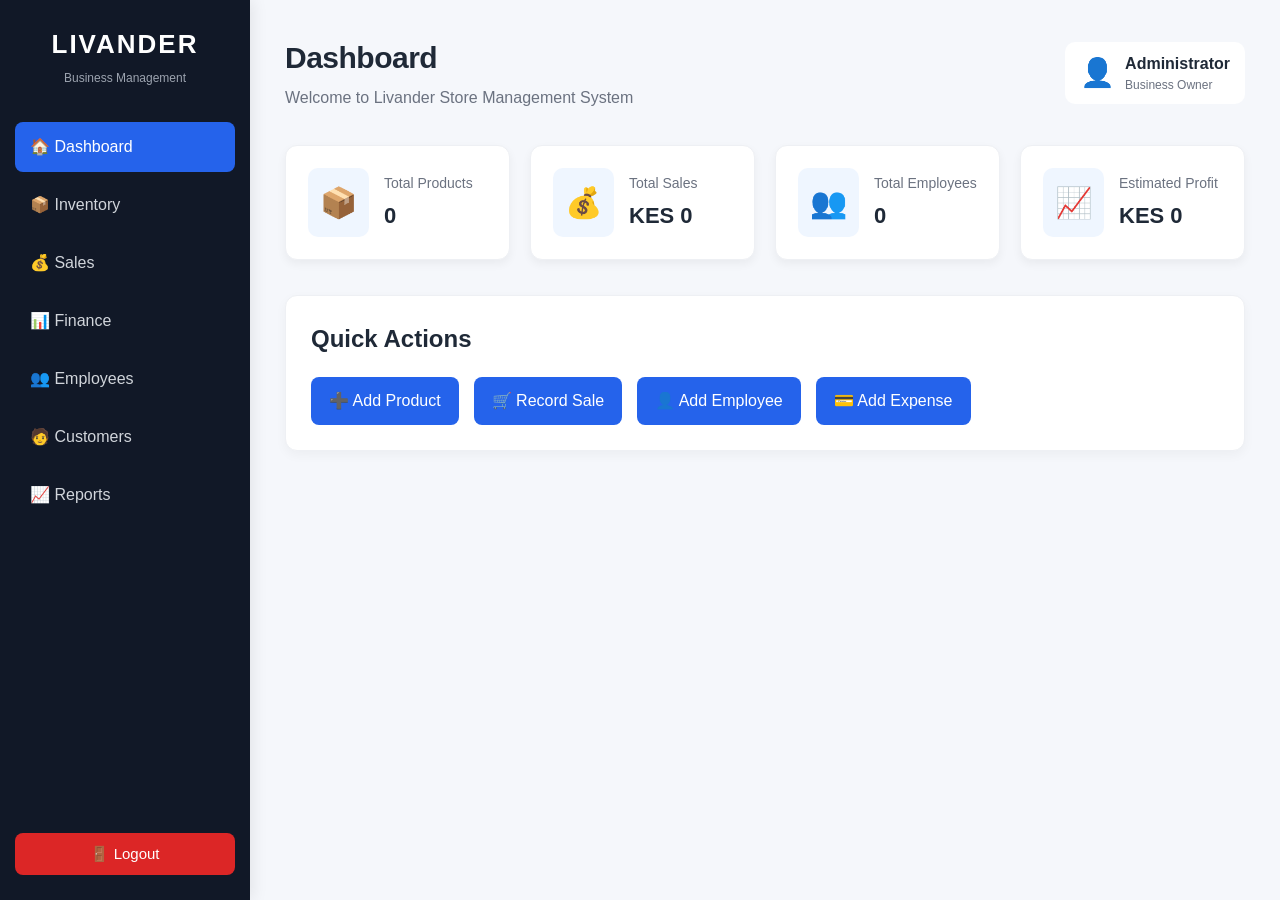
<file: index.html>
<!DOCTYPE html><html lang="en">
<head>
    <meta charset="UTF-8">
    <meta name="viewport" content="width=device-width, initial-scale=1.0">
    <title>Livander Store Management</title>
    <link rel="stylesheet" href="dashboard.css">
</head><body><div class="dashboard">

    <!-- Sidebar -->
    <aside class="sidebar">
        <h2 class="logo">LIVANDER</h2>
        <p class="logo-subtitle">Business Management</p>

        <nav>
            <a href="index.html" class="active">🏠 Dashboard</a>
            <a href="inventory.html">📦 Inventory</a>
            <a href="sales.html">💰 Sales</a>
            <a href="finance.html">📊 Finance</a>
            <a href="employees.html">👥 Employees</a>
            <a href="customers.html">🧑 Customers</a>
            <a href="reports.html">📈 Reports</a>
        </nav>

        <button class="logout-btn">🚪 Logout</button>
    </aside>

    <!-- Main Content -->
    <main class="main-content">

        <header class="top-header">
            <div>
                <h1>Dashboard</h1>
                <p>Welcome to Livander Store Management System</p>
            </div>

            <div class="admin-profile">
                <span>👤</span>
                <div>
                    <strong>Administrator</strong>
                    <p>Business Owner</p>
                </div>
            </div>
        </header>

        <!-- Statistics Cards -->
        <section class="stats-container">

            <div class="stat-card">
                <div class="stat-icon">📦</div>
                <div>
                    <p>Total Products</p>
                    <h2 id="total-products">0</h2>
                </div>
            </div>

            <div class="stat-card">
                <div class="stat-icon">💰</div>
                <div>
                    <p>Total Sales</p>
                    <h2 id="total-sales">KES 0</h2>
                </div>
            </div>

            <div class="stat-card">
                <div class="stat-icon">👥</div>
                <div>
                    <p>Total Employees</p>
                    <h2 id="total-employees">0</h2>
                </div>
            </div>

            <div class="stat-card">
                <div class="stat-icon">📈</div>
                <div>
                    <p>Estimated Profit</p>
                    <h2 id="total-profit">KES 0</h2>
                </div>
            </div>

        </section>

        <!-- Quick Actions -->
        <section class="quick-actions">
            <h2>Quick Actions</h2>

            <div class="action-buttons">
                <a href="inventory.html" class="action-btn">➕ Add Product</a>
                <a href="sales.html" class="action-btn">🛒 Record Sale</a>
                <a href="employees.html" class="action-btn">👤 Add Employee</a>
                <a href="finance.html" class="action-btn">💳 Add Expense</a>
            </div>
        </section>

    </main>

</div>

<script src="script.js"></script>

</body>
</html>
</file>
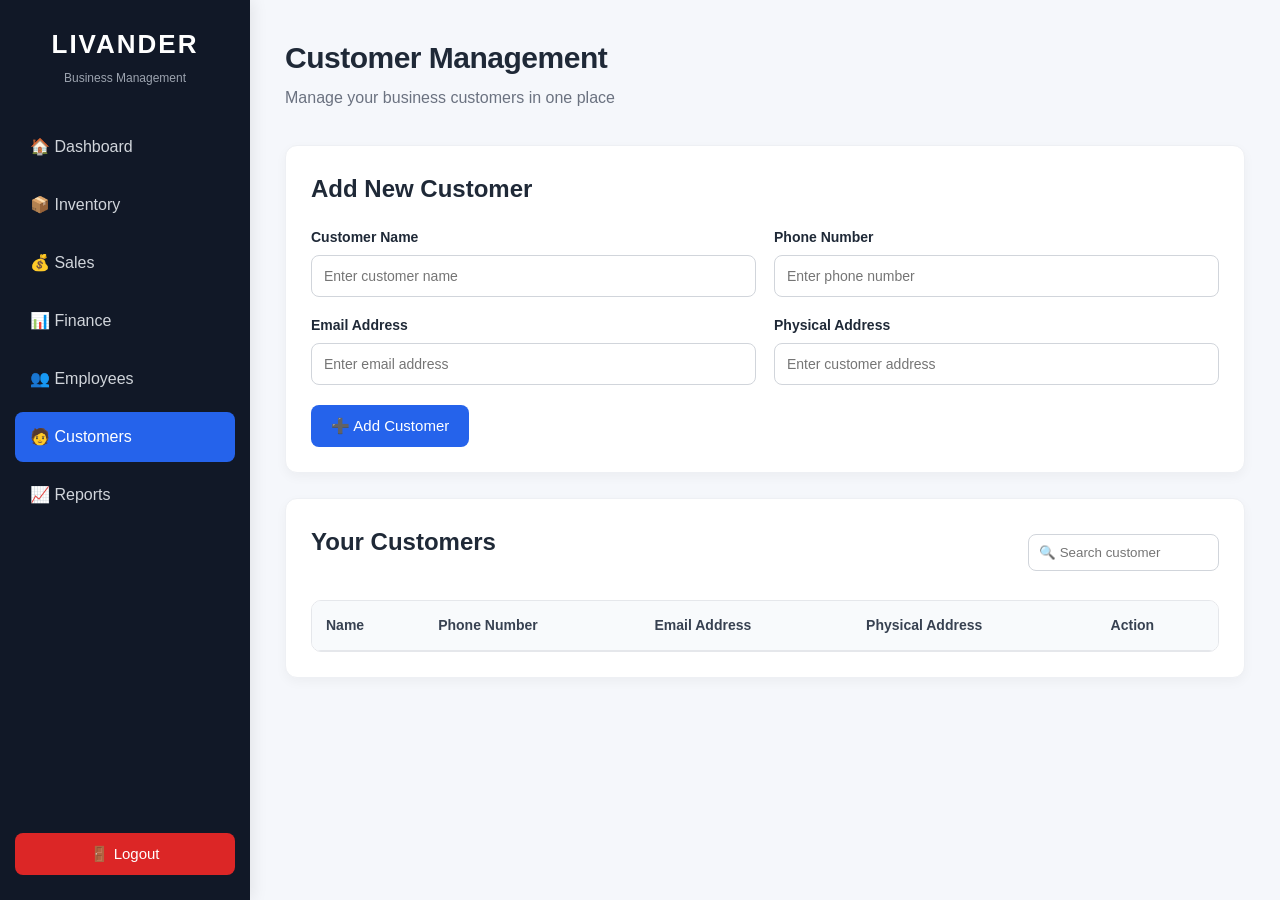
<file: customers.html>
<!DOCTYPE html><html lang="en">
<head>
    <meta charset="UTF-8">
    <meta name="viewport" content="width=device-width, initial-scale=1.0">
    <title>Customers | Livander Store</title>
    <link rel="stylesheet" href="dashboard.css">
</head><body><div class="dashboard">

    <!-- Sidebar -->
    <aside class="sidebar">
        <h2 class="logo">LIVANDER</h2>
        <p class="logo-subtitle">Business Management</p>

        <nav>
            <a href="index.html">🏠 Dashboard</a>
            <a href="inventory.html">📦 Inventory</a>
            <a href="sales.html">💰 Sales</a>
            <a href="finance.html">📊 Finance</a>
            <a href="employees.html">👥 Employees</a>
            <a href="customers.html" class="active">🧑 Customers</a>
            <a href="reports.html">📈 Reports</a>
        </nav>

        <button class="logout-btn">🚪 Logout</button>
    </aside>

    <!-- Main Content -->
    <main class="main-content">

        <header class="top-header">
            <div>
                <h1>Customer Management</h1>
                <p>Manage your business customers in one place</p>
            </div>
        </header>

        <!-- Add Customer -->
        <section class="form-section">
            <h2>Add New Customer</h2>

            <form id="customer-form">

                <div class="form-grid">

                    <div class="form-group">
                        <label>Customer Name</label>
                        <input type="text" id="customer-name" placeholder="Enter customer name" required>
                    </div>

                    <div class="form-group">
                        <label>Phone Number</label>
                        <input type="tel" id="customer-phone" placeholder="Enter phone number" required>
                    </div>

                    <div class="form-group">
                        <label>Email Address</label>
                        <input type="email" id="customer-email" placeholder="Enter email address">
                    </div>

                    <div class="form-group">
                        <label>Physical Address</label>
                        <input type="text" id="customer-address" placeholder="Enter customer address">
                    </div>

                </div>

                <button type="submit" class="primary-btn">
                    ➕ Add Customer
                </button>

            </form>
        </section>

        <!-- Customers Table -->
        <section class="table-section">

            <div class="section-header">
                <h2>Your Customers</h2>
                <input type="text" id="customer-search" placeholder="🔍 Search customer">
            </div>

            <div class="table-container">
                <table>

                    <thead>
                        <tr>
                            <th>Name</th>
                            <th>Phone Number</th>
                            <th>Email Address</th>
                            <th>Physical Address</th>
                            <th>Action</th>
                        </tr>
                    </thead>

                    <tbody id="customer-table-body">
                        <!-- Customers will appear here -->
                    </tbody>

                </table>
            </div>

        </section>

    </main>

</div>

<script src="script.js"></script>

</body>
</html>
</file>
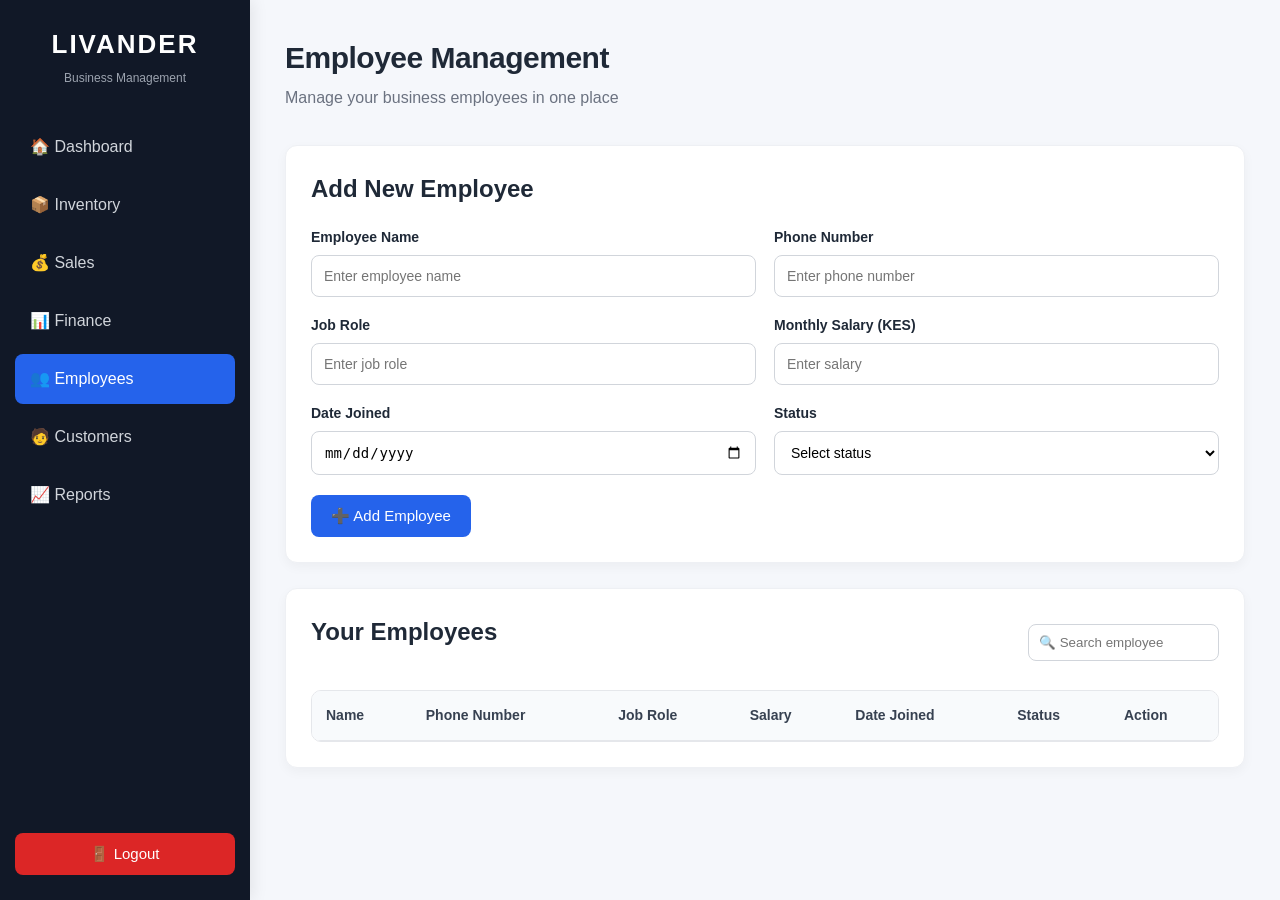
<file: employees.html>
<!DOCTYPE html><html lang="en">
<head>
    <meta charset="UTF-8">
    <meta name="viewport" content="width=device-width, initial-scale=1.0">
    <title>Employees | Livander Store</title>
    <link rel="stylesheet" href="dashboard.css">
</head><body><div class="dashboard">

    <!-- Sidebar -->
    <aside class="sidebar">
        <h2 class="logo">LIVANDER</h2>
        <p class="logo-subtitle">Business Management</p>

        <nav>
            <a href="index.html">🏠 Dashboard</a>
            <a href="inventory.html">📦 Inventory</a>
            <a href="sales.html">💰 Sales</a>
            <a href="finance.html">📊 Finance</a>
            <a href="employees.html" class="active">👥 Employees</a>
            <a href="customers.html">🧑 Customers</a>
            <a href="reports.html">📈 Reports</a>
        </nav>

        <button class="logout-btn">🚪 Logout</button>
    </aside>

    <!-- Main Content -->
    <main class="main-content">

        <header class="top-header">
            <div>
                <h1>Employee Management</h1>
                <p>Manage your business employees in one place</p>
            </div>
        </header>

        <!-- Add Employee -->
        <section class="form-section">
            <h2>Add New Employee</h2>

            <form id="employee-form">

                <div class="form-grid">

                    <div class="form-group">
                        <label>Employee Name</label>
                        <input type="text" id="employee-name" placeholder="Enter employee name" required>
                    </div>

                    <div class="form-group">
                        <label>Phone Number</label>
                        <input type="tel" id="employee-phone" placeholder="Enter phone number" required>
                    </div>

                    <div class="form-group">
                        <label>Job Role</label>
                        <input type="text" id="employee-role" placeholder="Enter job role" required>
                    </div>

                    <div class="form-group">
                        <label>Monthly Salary (KES)</label>
                        <input type="number" id="employee-salary" placeholder="Enter salary" required>
                    </div>

                    <div class="form-group">
                        <label>Date Joined</label>
                        <input type="date" id="employee-date" required>
                    </div>

                    <div class="form-group">
                        <label>Status</label>
                        <select id="employee-status" required>
                            <option value="">Select status</option>
                            <option value="Active">Active</option>
                            <option value="Inactive">Inactive</option>
                        </select>
                    </div>

                </div>

                <button type="submit" class="primary-btn">
                    ➕ Add Employee
                </button>

            </form>
        </section>

        <!-- Employees Table -->
        <section class="table-section">

            <div class="section-header">
                <h2>Your Employees</h2>
                <input type="text" id="employee-search" placeholder="🔍 Search employee">
            </div>

            <div class="table-container">
                <table>

                    <thead>
                        <tr>
                            <th>Name</th>
                            <th>Phone Number</th>
                            <th>Job Role</th>
                            <th>Salary</th>
                            <th>Date Joined</th>
                            <th>Status</th>
                            <th>Action</th>
                        </tr>
                    </thead>

                    <tbody id="employee-table-body">
                        <!-- Employees will appear here -->
                    </tbody>

                </table>
            </div>

        </section>

    </main>

</div>

<script src="script.js"></script>

</body>
</html>
</file>
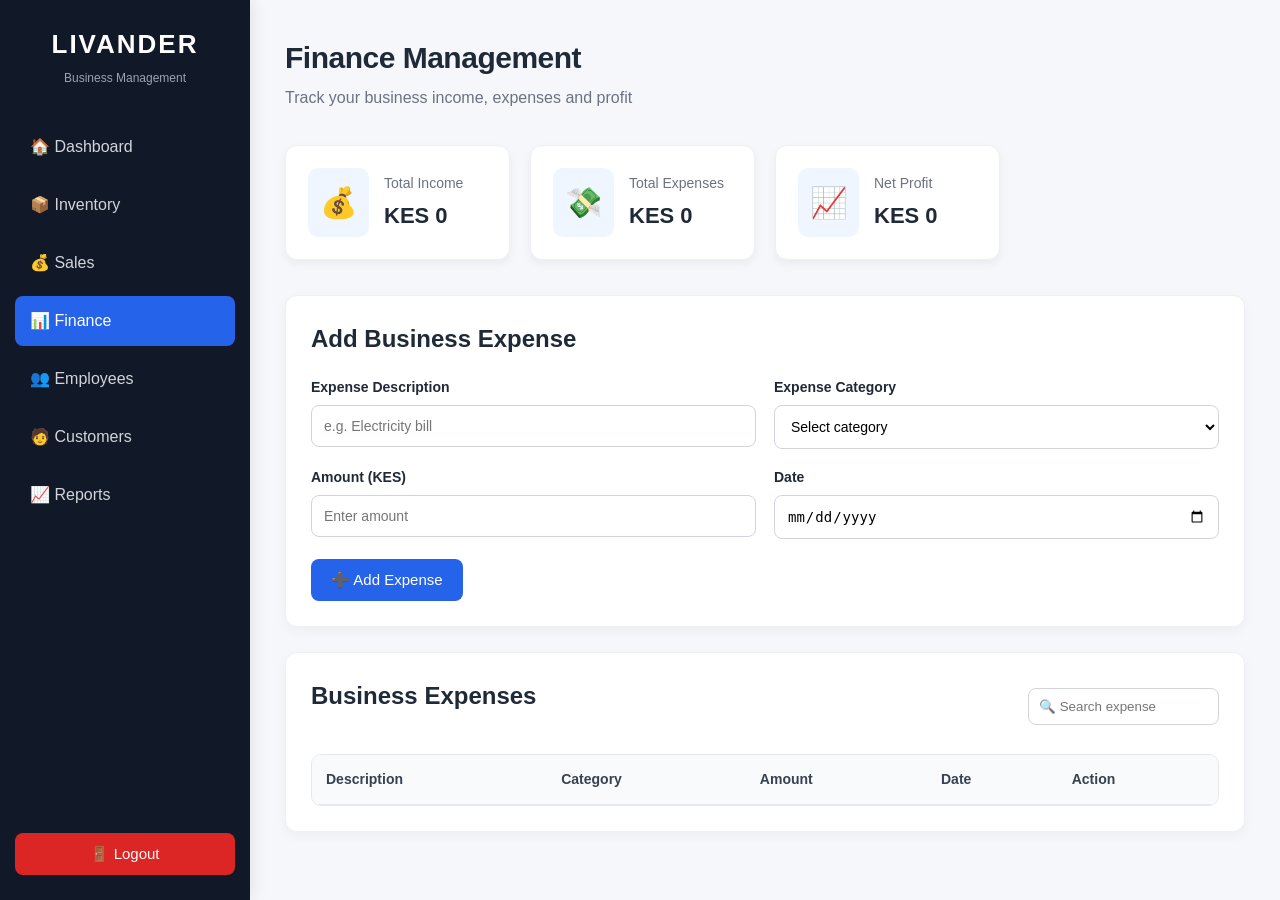
<file: finance.html>
<!DOCTYPE html><html lang="en">
<head>
    <meta charset="UTF-8">
    <meta name="viewport" content="width=device-width, initial-scale=1.0">
    <title>Finance | Livander Store</title>
    <link rel="stylesheet" href="dashboard.css">
</head><body><div class="dashboard">

    <!-- Sidebar -->
    <aside class="sidebar">
        <h2 class="logo">LIVANDER</h2>
        <p class="logo-subtitle">Business Management</p>

        <nav>
            <a href="index.html">🏠 Dashboard</a>
            <a href="inventory.html">📦 Inventory</a>
            <a href="sales.html">💰 Sales</a>
            <a href="finance.html" class="active">📊 Finance</a>
            <a href="employees.html">👥 Employees</a>
            <a href="customers.html">🧑 Customers</a>
            <a href="reports.html">📈 Reports</a>
        </nav>

        <button class="logout-btn">🚪 Logout</button>
    </aside>

    <!-- Main Content -->
    <main class="main-content">

        <header class="top-header">
            <div>
                <h1>Finance Management</h1>
                <p>Track your business income, expenses and profit</p>
            </div>
        </header>

        <!-- Financial Summary -->
        <section class="stats-container">

            <div class="stat-card">
                <div class="stat-icon">💰</div>
                <div>
                    <p>Total Income</p>
                    <h2 id="finance-income">KES 0</h2>
                </div>
            </div>

            <div class="stat-card">
                <div class="stat-icon">💸</div>
                <div>
                    <p>Total Expenses</p>
                    <h2 id="finance-expenses">KES 0</h2>
                </div>
            </div>

            <div class="stat-card">
                <div class="stat-icon">📈</div>
                <div>
                    <p>Net Profit</p>
                    <h2 id="finance-profit">KES 0</h2>
                </div>
            </div>

        </section>

        <!-- Add Expense -->
        <section class="form-section">

            <h2>Add Business Expense</h2>

            <form id="expense-form">

                <div class="form-grid">

                    <div class="form-group">
                        <label>Expense Description</label>
                        <input
                            type="text"
                            id="expense-description"
                            placeholder="e.g. Electricity bill"
                            required
                        >
                    </div>

                    <div class="form-group">
                        <label>Expense Category</label>
                        <select id="expense-category" required>
                            <option value="">Select category</option>
                            <option value="Rent">Rent</option>
                            <option value="Utilities">Utilities</option>
                            <option value="Salaries">Salaries</option>
                            <option value="Transport">Transport</option>
                            <option value="Stock">Stock</option>
                            <option value="Other">Other</option>
                        </select>
                    </div>

                    <div class="form-group">
                        <label>Amount (KES)</label>
                        <input
                            type="number"
                            id="expense-amount"
                            placeholder="Enter amount"
                            min="0"
                            required
                        >
                    </div>

                    <div class="form-group">
                        <label>Date</label>
                        <input
                            type="date"
                            id="expense-date"
                            required
                        >
                    </div>

                </div>

                <button type="submit" class="primary-btn">
                    ➕ Add Expense
                </button>

            </form>

        </section>

        <!-- Expenses Table -->
        <section class="table-section">

            <div class="section-header">
                <h2>Business Expenses</h2>
                <input
                    type="text"
                    id="expense-search"
                    placeholder="🔍 Search expense"
                >
            </div>

            <div class="table-container">

                <table>

                    <thead>
                        <tr>
                            <th>Description</th>
                            <th>Category</th>
                            <th>Amount</th>
                            <th>Date</th>
                            <th>Action</th>
                        </tr>
                    </thead>

                    <tbody id="expense-table-body">
                        <!-- Expenses will appear here -->
                    </tbody>

                </table>

            </div>

        </section>

    </main>

</div>

<script src="script.js"></script>

</body>
</html>
</file>
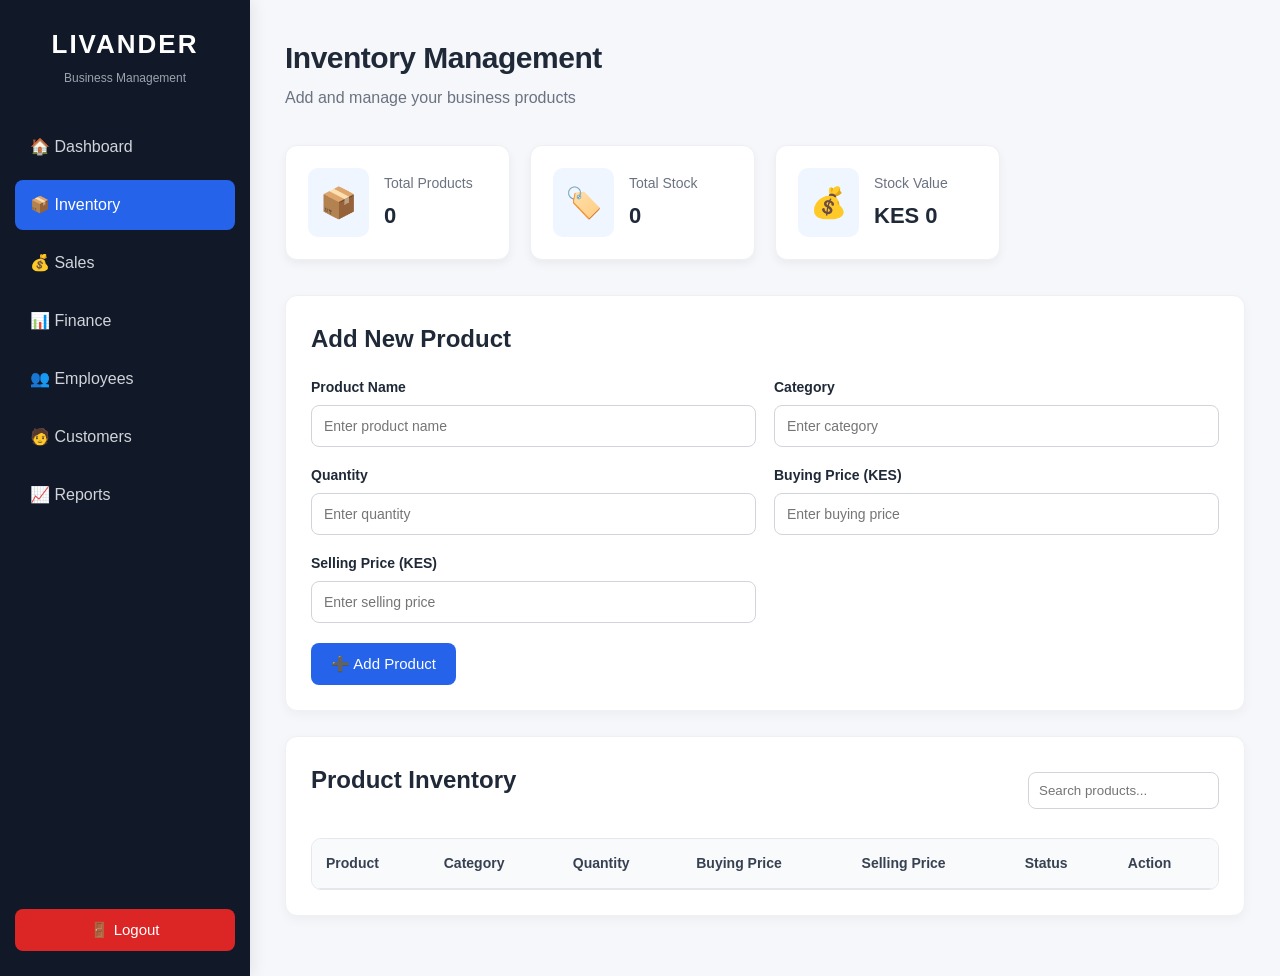
<file: inventory.html>
<!DOCTYPE html>
<html lang="en">

<head>
    <meta charset="UTF-8">
    <meta name="viewport" content="width=device-width, initial-scale=1.0">

    <title>Inventory | Livander Store</title>

    <link rel="stylesheet" href="dashboard.css">
</head>

<body>

    <div class="dashboard">

        <!-- Sidebar -->
        <aside class="sidebar">

            <h2 class="logo">LIVANDER</h2>
            <p class="logo-subtitle">Business Management</p>

            <nav>
                <a href="index.html">🏠 Dashboard</a>
                <a href="inventory.html" class="active">📦 Inventory</a>
                <a href="sales.html">💰 Sales</a>
                <a href="finance.html">📊 Finance</a>
                <a href="employees.html">👥 Employees</a>
                <a href="customers.html">🧑 Customers</a>
                <a href="reports.html">📈 Reports</a>
            </nav>

            <button class="logout-btn">🚪 Logout</button>

        </aside>


        <!-- Main Content -->
        <main class="main-content">

            <!-- Page Header -->
            <header class="top-header">

                <div>
                    <h1>Inventory Management</h1>
                    <p>Add and manage your business products</p>
                </div>

            </header>


            <!-- Inventory Summary -->
            <section class="stats-container">

                <div class="stat-card">

                    <div class="stat-icon">📦</div>

                    <div>
                        <p>Total Products</p>
                        <h2 id="inventory-total-products">0</h2>
                    </div>

                </div>


                <div class="stat-card">

                    <div class="stat-icon">🏷️</div>

                    <div>
                        <p>Total Stock</p>
                        <h2 id="inventory-total-stock">0</h2>
                    </div>

                </div>


                <div class="stat-card">

                    <div class="stat-icon">💰</div>

                    <div>
                        <p>Stock Value</p>
                        <h2 id="inventory-stock-value">KES 0</h2>
                    </div>

                </div>

            </section>


            <!-- Add New Product -->
            <section class="form-section">

                <h2>Add New Product</h2>

                <form id="product-form">

                    <div class="form-grid">

                        <!-- Product Name -->
                        <div class="form-group">
                            <label for="product-name">Product Name</label>

                            <input
                                type="text"
                                id="product-name"
                                placeholder="Enter product name"
                                required
                            >
                        </div>


                        <!-- Category -->
                        <div class="form-group">
                            <label for="product-category">Category</label>

                            <input
                                type="text"
                                id="product-category"
                                placeholder="Enter category"
                                required
                            >
                        </div>


                        <!-- Quantity -->
                        <div class="form-group">
                            <label for="product-quantity">Quantity</label>

                            <input
                                type="number"
                                id="product-quantity"
                                placeholder="Enter quantity"
                                min="0"
                                required
                            >
                        </div>


                        <!-- Buying Price -->
                        <div class="form-group">
                            <label for="product-buying-price">
                                Buying Price (KES)
                            </label>

                            <input
                                type="number"
                                id="product-buying-price"
                                placeholder="Enter buying price"
                                min="0"
                                required
                            >
                        </div>


                        <!-- Selling Price -->
                        <div class="form-group">
                            <label for="product-selling-price">
                                Selling Price (KES)
                            </label>

                            <input
                                type="number"
                                id="product-selling-price"
                                placeholder="Enter selling price"
                                min="0"
                                required
                            >
                        </div>

                    </div>


                    <button
                        type="submit"
                        class="primary-btn"
                    >
                        ➕ Add Product
                    </button>

                </form>

            </section>


            <!-- Product List -->
            <section class="table-section">

                <div class="section-header">

                    <h2>Product Inventory</h2>

                    <input
                        type="text"
                        id="product-search"
                        placeholder="Search products..."
                    >

                </div>


                <div class="table-container">

                    <table>

                        <thead>

                            <tr>
                                <th>Product</th>
                                <th>Category</th>
                                <th>Quantity</th>
                                <th>Buying Price</th>
                                <th>Selling Price</th>
                                <th>Status</th>
                                <th>Action</th>
                            </tr>

                        </thead>


                        <tbody id="product-table-body">

                            <!-- Products appear here -->

                        </tbody>

                    </table>

                </div>

            </section>

        </main>

    </div>


    <script src="script.js"></script>

</body>

</html>
</file>
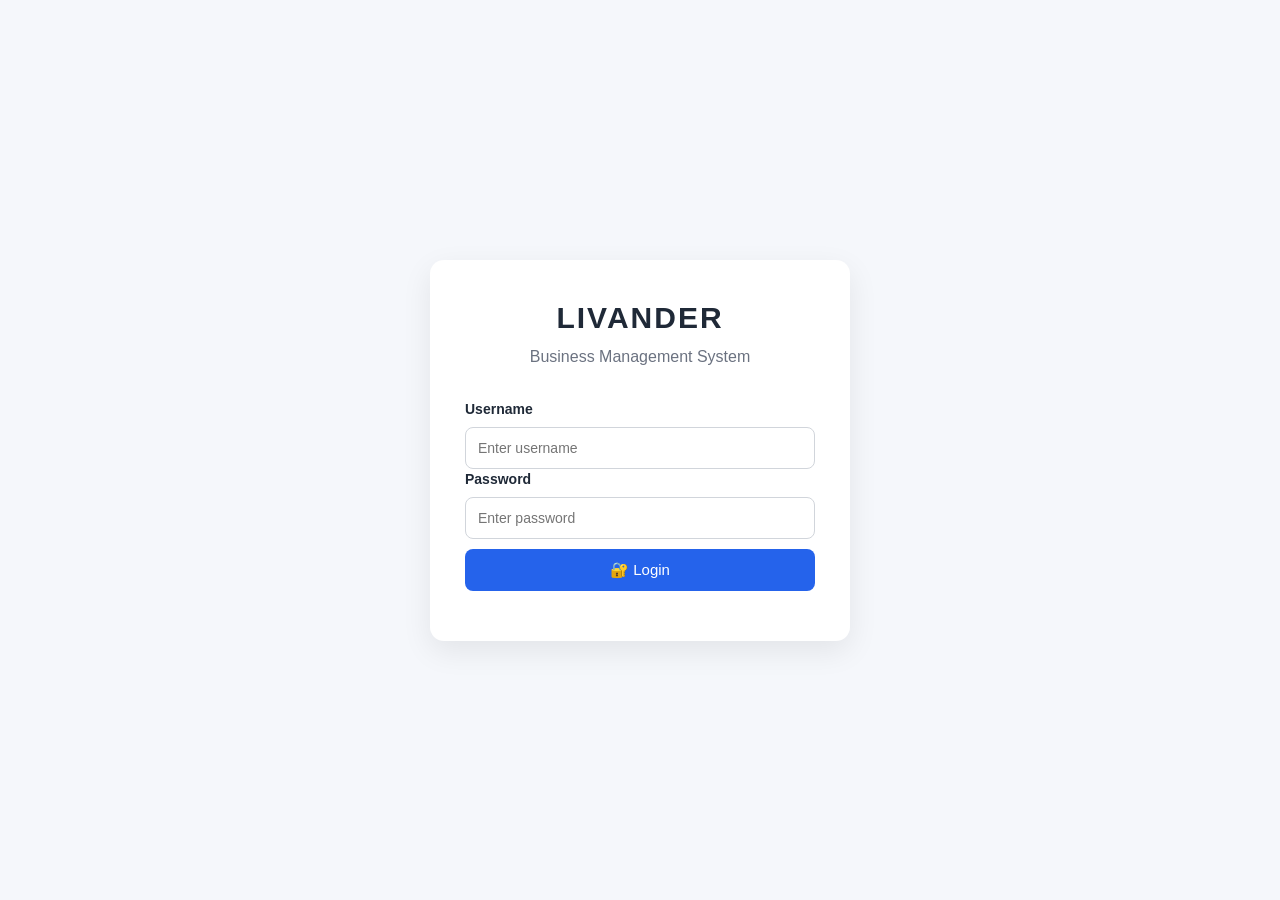
<file: login.html>
<!DOCTYPE html>
<html lang="en">
<head>
    <meta charset="UTF-8">
    <meta name="viewport" content="width=device-width, initial-scale=1.0">
    <title>Login | Livander Store</title>
    <link rel="stylesheet" href="dashboard.css">
</head>

<body>

    <div class="login-page">

        <div class="login-box">

            <h1>LIVANDER</h1>
            <p>Business Management System</p>

            <form id="login-form">

                <div class="form-group">
                    <label>Username</label>
                    <input
                        type="text"
                        id="login-username"
                        placeholder="Enter username"
                        required
                    >
                </div>

                <div class="form-group">
                    <label>Password</label>
                    <input
                        type="password"
                        id="login-password"
                        placeholder="Enter password"
                        required
                    >
                </div>

                <button type="submit" class="primary-btn login-btn">
                    🔐 Login
                </button>

                <p id="login-message"></p>

            </form>

        </div>

    </div>

    <script src="script.js"></script>

</body>
</html>
</file>
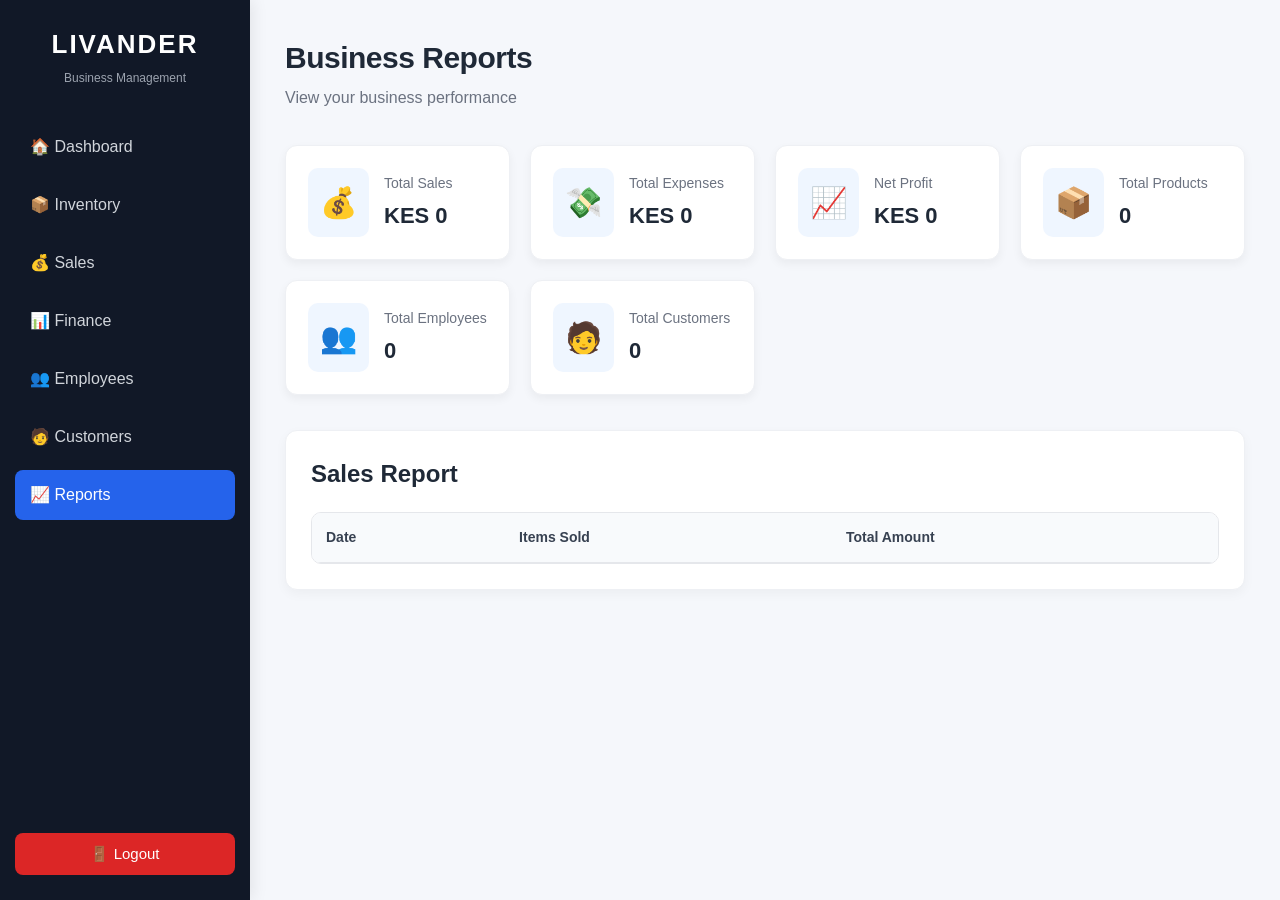
<file: reports.html>
<!DOCTYPE html>
<html lang="en">
<head>
    <meta charset="UTF-8">
    <meta name="viewport" content="width=device-width, initial-scale=1.0">
    <title>Reports | Livander Store</title>
    <link rel="stylesheet" href="dashboard.css">
</head>

<body>

<div class="dashboard">

    <aside class="sidebar">
        <h2 class="logo">LIVANDER</h2>
        <p class="logo-subtitle">Business Management</p>

        <nav>
            <a href="index.html">🏠 Dashboard</a>
            <a href="inventory.html">📦 Inventory</a>
            <a href="sales.html">💰 Sales</a>
            <a href="finance.html">📊 Finance</a>
            <a href="employees.html">👥 Employees</a>
            <a href="customers.html">🧑 Customers</a>
            <a href="reports.html" class="active">📈 Reports</a>
        </nav>

        <button class="logout-btn">🚪 Logout</button>
    </aside>

    <main class="main-content">

        <header class="top-header">
            <div>
                <h1>Business Reports</h1>
                <p>View your business performance</p>
            </div>
        </header>

        <section class="stats-container">

            <div class="stat-card">
                <div class="stat-icon">💰</div>
                <div>
                    <p>Total Sales</p>
                    <h2 id="report-sales">KES 0</h2>
                </div>
            </div>

            <div class="stat-card">
                <div class="stat-icon">💸</div>
                <div>
                    <p>Total Expenses</p>
                    <h2 id="report-expenses">KES 0</h2>
                </div>
            </div>

            <div class="stat-card">
                <div class="stat-icon">📈</div>
                <div>
                    <p>Net Profit</p>
                    <h2 id="report-profit">KES 0</h2>
                </div>
            </div>

            <div class="stat-card">
                <div class="stat-icon">📦</div>
                <div>
                    <p>Total Products</p>
                    <h2 id="report-products">0</h2>
                </div>
            </div>

            <div class="stat-card">
                <div class="stat-icon">👥</div>
                <div>
                    <p>Total Employees</p>
                    <h2 id="report-employees">0</h2>
                </div>
            </div>

            <div class="stat-card">
                <div class="stat-icon">🧑</div>
                <div>
                    <p>Total Customers</p>
                    <h2 id="report-customers">0</h2>
                </div>
            </div>

        </section>

        <section class="table-section">

            <h2>Sales Report</h2>

            <div class="table-container">

                <table>
                    <thead>
                        <tr>
                            <th>Date</th>
                            <th>Items Sold</th>
                            <th>Total Amount</th>
                        </tr>
                    </thead>

                    <tbody id="report-sales-body">
                    </tbody>

                </table>

            </div>

        </section>

    </main>

</div>

<script src="script.js"></script>

</body>
</html>
</file>
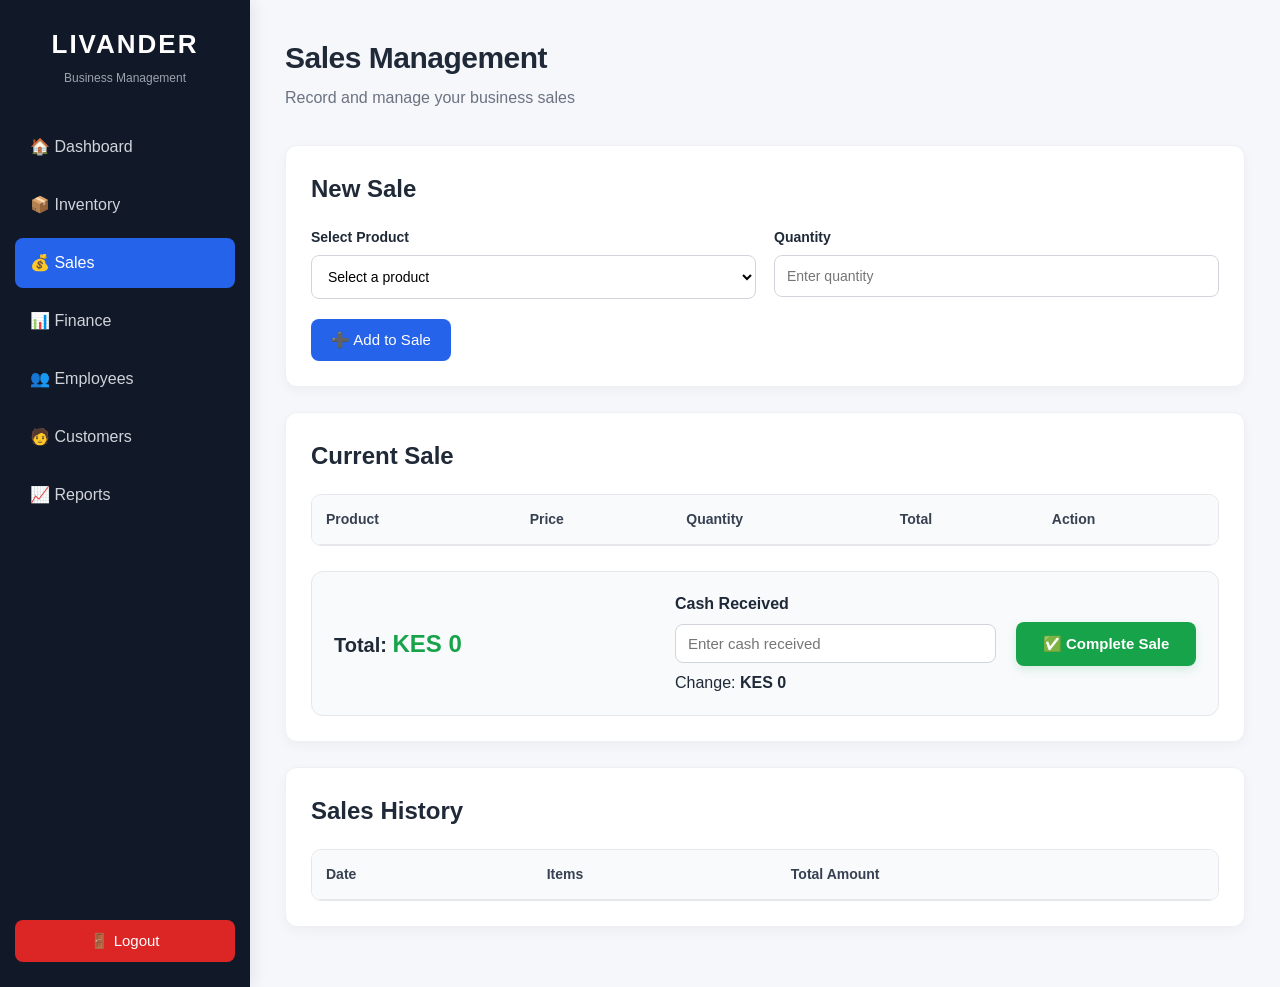
<file: sales.html>
<!DOCTYPE html>
<html lang="en">

<head>
    <meta charset="UTF-8">
    <meta name="viewport" content="width=device-width, initial-scale=1.0">

    <title>Sales | Livander Store</title>

    <link rel="stylesheet" href="dashboard.css">
</head>

<body>

    <div class="dashboard">

        <!-- Sidebar -->
        <aside class="sidebar">

            <h2 class="logo">LIVANDER</h2>
            <p class="logo-subtitle">Business Management</p>

            <nav>
                <a href="index.html">🏠 Dashboard</a>
                <a href="inventory.html">📦 Inventory</a>
                <a href="sales.html" class="active">💰 Sales</a>
                <a href="finance.html">📊 Finance</a>
                <a href="employees.html">👥 Employees</a>
                <a href="customers.html">🧑 Customers</a>
                <a href="reports.html">📈 Reports</a>
            </nav>

            <button class="logout-btn">🚪 Logout</button>

        </aside>


        <!-- Main Content -->
        <main class="main-content">

            <!-- Header -->
            <header class="top-header">

                <div>
                    <h1>Sales Management</h1>
                    <p>Record and manage your business sales</p>
                </div>

            </header>


            <!-- New Sale -->
            <section class="form-section">

                <h2>New Sale</h2>

                <div class="form-grid">

                    <div class="form-group">

                        <label for="sale-product">Select Product</label>

                        <select id="sale-product">
                            <option value="">Select a product</option>
                        </select>

                    </div>


                    <div class="form-group">

                        <label for="sale-quantity">Quantity</label>

                        <input
                            type="number"
                            id="sale-quantity"
                            min="1"
                            placeholder="Enter quantity"
                        >

                    </div>

                </div>


                <button
                    class="primary-btn"
                    id="add-to-sale-btn"
                >
                    ➕ Add to Sale
                </button>

            </section>


            <!-- Current Sale -->
            <section class="table-section">

                <h2>Current Sale</h2>

                <div class="table-container">

                    <table>

                        <thead>

                            <tr>
                                <th>Product</th>
                                <th>Price</th>
                                <th>Quantity</th>
                                <th>Total</th>
                                <th>Action</th>
                            </tr>

                        </thead>


                        <tbody id="sale-table-body">

                            <!-- Sale items will appear here -->

                        </tbody>

                    </table>

                </div>


                <!-- Sale Summary -->

                <div class="sale-summary">

    <h2>
        Total:
        <span id="sale-total">KES 0</span>
    </h2>

    <div class="cash-payment">

        <label for="cash-received">Cash Received</label>

        <input
            type="number"
            id="cash-received"
            placeholder="Enter cash received"
            min="0"
        >

        <p>
            Change:
            <strong id="sale-change">KES 0</strong>
        </p>

    </div>

    <button
        class="complete-sale-btn"
        id="complete-sale-btn"
    >
        ✅ Complete Sale
    </button>

</div>

            </section>


            <!-- Receipt -->
            <section
                class="receipt-section"
                id="sale-receipt"
                style="display: none;"
            >

            </section>


            <!-- Sales History -->
            <section class="table-section">

                <h2>Sales History</h2>

                <div class="table-container">

                    <table>

                        <thead>

                            <tr>
                                <th>Date</th>
                                <th>Items</th>
                                <th>Total Amount</th>
                            </tr>

                        </thead>


                        <tbody id="sales-history-body">

                            <!-- Completed sales will appear here -->

                        </tbody>

                    </table>

                </div>

            </section>

        </main>

    </div>


    <script src="script.js"></script>

</body>

</html>
</file>
<file: dashboard.css>
* {
    margin: 0;
    padding: 0;
    box-sizing: border-box;
}

body {
    font-family: Arial, Helvetica, sans-serif;
    background: #f5f7fb;
    color: #1f2937;
    min-height: 100vh;
}

.dashboard {
    display: flex;
    min-height: 100vh;
}

/* Sidebar */
.sidebar {
    width: 250px;
    min-height: 100vh;
    background: #111827;
    color: white;
    padding: 25px 15px;
    display: flex;
    flex-direction: column;
}

.logo {
    text-align: center;
    letter-spacing: 2px;
    font-size: 26px;
}

.logo-subtitle {
    text-align: center;
    color: #9ca3af;
    font-size: 12px;
    margin: 5px 0 35px;
}

.sidebar nav {
    display: flex;
    flex-direction: column;
    gap: 8px;
}

.sidebar nav a {
    color: #d1d5db;
    text-decoration: none;
    padding: 13px 15px;
    border-radius: 8px;
    transition: 0.3s;
}

.sidebar nav a:hover,
.sidebar nav a.active {
    background: #2563eb;
    color: white;
}

.logout-btn {
    margin-top: auto;
    padding: 12px;
    border: none;
    border-radius: 8px;
    background: #dc2626;
    color: white;
    cursor: pointer;
    font-size: 15px;
}

/* Main Content */
.main-content {
    flex: 1;
    padding: 35px;
}

.top-header {
    display: flex;
    justify-content: space-between;
    align-items: center;
    margin-bottom: 35px;
}

.top-header h1 {
    font-size: 30px;
    margin-bottom: 6px;
}

.top-header p {
    color: #6b7280;
}

.admin-profile {
    display: flex;
    align-items: center;
    gap: 10px;
    background: white;
    padding: 10px 15px;
    border-radius: 10px;
}

.admin-profile span {
    font-size: 28px;
}

.admin-profile p {
    font-size: 12px;
}

/* Statistics */
.stats-container {
    display: grid;
    grid-template-columns: repeat(4, 1fr);
    gap: 20px;
    margin-bottom: 35px;
}

.stat-card {
    background: white;
    padding: 22px;
    border-radius: 12px;
    display: flex;
    align-items: center;
    gap: 15px;
    box-shadow: 0 4px 10px rgba(0, 0, 0, 0.05);
}

.stat-icon {
    font-size: 30px;
    background: #eff6ff;
    padding: 12px;
    border-radius: 10px;
}

.stat-card p {
    color: #6b7280;
    font-size: 14px;
    margin-bottom: 5px;
}

.stat-card h2 {
    font-size: 22px;
}

/* Quick Actions */
.quick-actions,
.recent-section {
    background: white;
    padding: 25px;
    border-radius: 12px;
    margin-bottom: 25px;
}

.quick-actions h2,
.recent-section h2 {
    margin-bottom: 20px;
}

.action-buttons {
    display: flex;
    flex-wrap: wrap;
    gap: 15px;
}

.action-btn {
    background: #2563eb;
    color: white;
    text-decoration: none;
    padding: 12px 18px;
    border-radius: 8px;
}

.action-btn:hover {
    background: #1d4ed8;
}

.recent-box {
    background: #f9fafb;
    padding: 20px;
    border-radius: 8px;
    color: #6b7280;
}

/* Responsive Design */
@media (max-width: 1000px) {
    .stats-container {
        grid-template-columns: repeat(2, 1fr);
    }
}

@media (max-width: 700px) {
    .dashboard {
        flex-direction: column;
    }

    .sidebar {
        width: 100%;
        min-height: auto;
    }

    .logout-btn {
        margin-top: 25px;
    }

    .main-content {
        padding: 20px;
    }

    .top-header {
        flex-direction: column;
        align-items: flex-start;
        gap: 20px;
    }

    .stats-container {
        grid-template-columns: 1fr;
    }
}

/* Forms */
.form-section,
.table-section {
    background: white;
    padding: 25px;
    border-radius: 12px;
    margin-bottom: 25px;
}

.form-section h2 {
    margin-bottom: 20px;
}

.form-grid {
    display: grid;
    grid-template-columns: repeat(3, 1fr);
    gap: 18px;
    margin-bottom: 20px;
}

.form-group {
    display: flex;
    flex-direction: column;
}

.form-group label {
    margin-bottom: 7px;
    font-weight: bold;
    font-size: 14px;
}

.form-group input {
    padding: 12px;
    border: 1px solid #d1d5db;
    border-radius: 8px;
    font-size: 14px;
}

.form-group input:focus {
    outline: none;
    border-color: #2563eb;
}

/* Buttons */
.primary-btn {
    background: #2563eb;
    color: white;
    border: none;
    padding: 12px 20px;
    border-radius: 8px;
    font-size: 15px;
    cursor: pointer;
}

.primary-btn:hover {
    background: #1d4ed8;
}

/* Table */
.section-header {
    display: flex;
    justify-content: space-between;
    align-items: center;
    margin-bottom: 20px;
}

.section-header input {
    padding: 10px;
    border: 1px solid #d1d5db;
    border-radius: 8px;
}

.table-container {
    overflow-x: auto;
}

table {
    width: 100%;
    border-collapse: collapse;
}

th,
td {
    padding: 14px;
    text-align: left;
    border-bottom: 1px solid #e5e7eb;
}

th {
    background: #f9fafb;
    font-size: 14px;
}

td {
    font-size: 14px;
}

/* Product Status */
.status-in-stock {
    background: #dcfce7;
    color: #166534;
    padding: 6px 10px;
    border-radius: 20px;
    font-size: 12px;
}

.status-low-stock {
    background: #fef3c7;
    color: #92400e;
    padding: 6px 10px;
    border-radius: 20px;
    font-size: 12px;
}

.status-out-stock {
    background: #fee2e2;
    color: #991b1b;
    padding: 6px 10px;
    border-radius: 20px;
    font-size: 12px;
}

.delete-btn {
    background: #dc2626;
    color: white;
    border: none;
    padding: 7px 10px;
    border-radius: 6px;
    cursor: pointer;
}

/* Responsive Forms */
@media (max-width: 1000px) {
    .form-grid {
        grid-template-columns: repeat(2, 1fr);
    }
}

@media (max-width: 700px) {
    .form-grid {
        grid-template-columns: 1fr;
    }

    .section-header {
        flex-direction: column;
        align-items: flex-start;
        gap: 15px;
    }
}

/* Sales Page */
.form-group select {
    padding: 12px;
    border: 1px solid #d1d5db;
    border-radius: 8px;
    font-size: 14px;
    background: white;
}

.sale-total {
    margin-top: 25px;
    display: flex;
    justify-content: space-between;
    align-items: center;
    background: #f9fafb;
    padding: 18px;
    border-radius: 10px;
}

.complete-sale-btn {
    background: #16a34a;
    color: white;
    border: none;
    padding: 12px 20px;
    border-radius: 8px;
    font-size: 15px;
    cursor: pointer;
}

.complete-sale-btn:hover {
    background: #15803d;
}

.remove-sale-btn {
    background: #dc2626;
    color: white;
    border: none;
    padding: 7px 10px;
    border-radius: 6px;
    cursor: pointer;
}

@media (max-width: 700px) {
    .sale-total {
        flex-direction: column;
        align-items: flex-start;
        gap: 15px;
    }
}

/* =========================================
   LIVANDER PROFESSIONAL FINISH
   ========================================= */

/* Smooth page appearance */
body {
    line-height: 1.5;
}

/* Better sidebar */
.sidebar {
    box-shadow: 3px 0 15px rgba(0, 0, 0, 0.08);
}

.sidebar nav a {
    font-weight: 500;
    display: flex;
    align-items: center;
    gap: 8px;
}

/* Better main heading */
.top-header h1 {
    font-weight: 700;
    letter-spacing: -0.5px;
}

/* Better cards */
.stat-card {
    border: 1px solid #eef0f4;
    transition: transform 0.2s ease, box-shadow 0.2s ease;
}

.stat-card:hover {
    transform: translateY(-3px);
    box-shadow: 0 8px 18px rgba(0, 0, 0, 0.08);
}

/* Better forms */
.form-section,
.table-section,
.quick-actions {
    border: 1px solid #eef0f4;
    box-shadow: 0 4px 12px rgba(0, 0, 0, 0.04);
}

.form-group input,
.form-group select,
.section-header input {
    transition: border-color 0.2s ease, box-shadow 0.2s ease;
}

.form-group input:focus,
.form-group select:focus,
.section-header input:focus {
    border-color: #2563eb;
    box-shadow: 0 0 0 3px rgba(37, 99, 235, 0.10);
}

/* Better buttons */
.primary-btn,
.complete-sale-btn,
.action-btn {
    transition: transform 0.2s ease, opacity 0.2s ease;
}

.primary-btn:hover,
.complete-sale-btn:hover,
.action-btn:hover {
    transform: translateY(-1px);
}

/* Better tables */
table {
    overflow: hidden;
}

tbody tr:hover {
    background: #f8fafc;
}

th {
    font-weight: 700;
}

/* Better mobile experience */
@media (max-width: 700px) {

    .sidebar {
        box-shadow: none;
    }

    .sidebar nav {
        display: grid;
        grid-template-columns: repeat(2, 1fr);
    }

    .sidebar nav a {
        font-size: 13px;
    }

    .top-header h1 {
        font-size: 25px;
    }

    .admin-profile {
        width: 100%;
    }

    .form-section,
    .table-section,
    .quick-actions {
        padding: 18px;
    }

    .table-container {
        width: 100%;
        overflow-x: auto;
    }
}

/* =========================================
   LOGIN PAGE
   ========================================= */

.login-page {
    min-height: 100vh;
    display: flex;
    justify-content: center;
    align-items: center;
    padding: 20px;
    background: #f5f7fb;
}

.login-box {
    width: 100%;
    max-width: 420px;
    background: white;
    padding: 35px;
    border-radius: 14px;
    box-shadow: 0 10px 30px rgba(0, 0, 0, 0.08);
}

.login-box h1 {
    text-align: center;
    font-size: 30px;
    letter-spacing: 2px;
    margin-bottom: 5px;
}

.login-box > p {
    text-align: center;
    color: #6b7280;
    margin-bottom: 30px;
}

.login-btn {
    width: 100%;
    margin-top: 10px;
}

#login-message {
    text-align: center;
    margin-top: 15px;
    font-size: 14px;
}

/* =========================================
   LOW STOCK WARNING
   ========================================= */

.low-stock {
    color: #dc2626;
    font-weight: 700;
}

.in-stock {
    color: #16a34a;
    font-weight: 600;
}

.stock-warning {
    background: #fff7ed;
    border-radius: 6px;
    padding: 4px 8px;
}

/* =========================================
   SALES PAGE - CURRENT SALE IMPROVEMENTS
   ========================================= */

/* New Sale layout */
.form-section {
    margin-bottom: 25px;
}

.form-grid {
    grid-template-columns: repeat(2, 1fr);
}

/* Current Sale title */
.table-section h2 {
    margin-bottom: 20px;
}

/* Better sale summary */
.sale-summary {
    margin-top: 25px;
    padding: 20px 22px;
    background: #f8fafc;
    border: 1px solid #e5e7eb;
    border-radius: 12px;

    display: flex;
    justify-content: space-between;
    align-items: center;
    gap: 20px;
}

/* Total text */
.sale-summary h2 {
    margin: 0;
    font-size: 20px;
}

/* Total amount */
#sale-total {
    color: #16a34a;
    font-size: 24px;
    font-weight: 700;
}

/* Complete Sale button */
.complete-sale-btn {
    min-width: 180px;
    padding: 13px 22px;
    font-weight: 600;
    box-shadow: 0 4px 10px rgba(22, 163, 74, 0.15);
}

/* Remove button */
.remove-sale-btn {
    font-weight: 600;
    transition: transform 0.2s ease, background 0.2s ease;
}

.remove-sale-btn:hover {
    background: #b91c1c;
    transform: translateY(-1px);
}

/* Better table appearance */
.table-container {
    border: 1px solid #e5e7eb;
    border-radius: 10px;
}

.table-container table {
    min-width: 650px;
}

.table-container th {
    background: #f8fafc;
    color: #374151;
}

.table-container td {
    vertical-align: middle;
}

/* Mobile Sales Page */
@media (max-width: 700px) {

    .form-grid {
        grid-template-columns: 1fr;
    }

    .sale-summary {
        flex-direction: column;
        align-items: stretch;
    }

    .sale-summary h2 {
        text-align: center;
    }

    .complete-sale-btn {
        width: 100%;
    }
}

/* =========================================
   SALES RECEIPT
   ========================================= */

.receipt-section {
    background: white;
    border: 1px solid #e5e7eb;
    border-radius: 12px;
    padding: 30px;
    margin-bottom: 25px;
    box-shadow: 0 4px 12px rgba(0, 0, 0, 0.04);
}

.receipt-header {
    text-align: center;
    border-bottom: 2px dashed #d1d5db;
    padding-bottom: 20px;
    margin-bottom: 20px;
}

.receipt-header h2 {
    margin-bottom: 5px;
    color: #111827;
}

.receipt-header p {
    color: #6b7280;
    font-size: 14px;
}

.receipt-info {
    display: flex;
    justify-content: space-between;
    margin-bottom: 20px;
    color: #4b5563;
    font-size: 14px;
}

.receipt-table {
    width: 100%;
    border-collapse: collapse;
    margin-bottom: 20px;
}

.receipt-table th,
.receipt-table td {
    padding: 12px;
    border-bottom: 1px solid #e5e7eb;
}

.receipt-total {
    text-align: right;
    font-size: 20px;
    font-weight: bold;
    color: #16a34a;
    margin-top: 15px;
}

.receipt-footer {
    text-align: center;
    margin-top: 25px;
    padding-top: 20px;
    border-top: 2px dashed #d1d5db;
    color: #6b7280;
    font-size: 14px;
}

/* Receipt Mobile Design */
@media (max-width: 700px) {

    .receipt-section {
        padding: 20px;
    }

    .receipt-info {
        flex-direction: column;
        gap: 8px;
    }

    .receipt-total {
        text-align: center;
    }
}

/* =========================================
   SALES RECEIPT
   ========================================= */

.receipt-section {
    background: white;
    padding: 25px;
    border-radius: 12px;
    margin-bottom: 25px;
    border: 1px solid #eef0f4;
    box-shadow: 0 4px 12px rgba(0, 0, 0, 0.04);
}

.receipt {
    max-width: 650px;
    margin: 0 auto;
    padding: 25px;
    border: 1px solid #e5e7eb;
    border-radius: 10px;
    background: white;
}

.receipt-header {
    text-align: center;
    margin-bottom: 20px;
}

.receipt-header h2 {
    font-size: 25px;
    letter-spacing: 2px;
    margin-bottom: 5px;
}

.receipt-header p {
    margin: 3px 0;
    color: #6b7280;
}

.receipt-info {
    margin-bottom: 20px;
    padding: 12px;
    background: #f9fafb;
    border-radius: 8px;
}

.receipt table {
    width: 100%;
    border-collapse: collapse;
}

.receipt th,
.receipt td {
    padding: 12px 8px;
    border-bottom: 1px solid #e5e7eb;
}

.receipt th {
    background: #f9fafb;
    font-weight: 700;
}

.receipt-total {
    text-align: right;
    margin-top: 20px;
    padding: 15px;
    background: #f9fafb;
    border-radius: 8px;
    font-size: 20px;
}

.receipt-thank-you {
    text-align: center;
    margin: 25px 0 20px;
    color: #6b7280;
}

.receipt .primary-btn {
    display: block;
    margin: 0 auto;
}

@media (max-width: 700px) {
    .receipt {
        padding: 15px;
    }

    .receipt th,
    .receipt td {
        padding: 8px 5px;
        font-size: 13px;
    }
}

/* FINAL SALES SUMMARY FIX */

.sale-summary {
    margin-top: 25px;
    padding: 20px 22px;
    background: #f8fafc;
    border: 1px solid #e5e7eb;
    border-radius: 12px;

    display: grid;
    grid-template-columns: 1fr 1fr auto;
    align-items: center;
    gap: 20px;
}

.cash-payment {
    display: flex;
    flex-direction: column;
    gap: 8px;
}

.cash-payment label {
    font-weight: bold;
}

.cash-payment input {
    width: 100%;
    padding: 10px 12px;
    border: 1px solid #d1d5db;
    border-radius: 8px;
    font-size: 15px;
}

.cash-payment p {
    margin: 0;
}

.complete-sale-btn {
    min-width: 180px;
    white-space: nowrap;
}

/* Smaller screens */
@media (max-width: 900px) {
    .sale-summary {
        grid-template-columns: 1fr 1fr;
    }

    .complete-sale-btn {
        grid-column: 1 / -1;
        width: 100%;
    }
}

@media (max-width: 600px) {
    .sale-summary {
        grid-template-columns: 1fr;
    }
}
</file>
